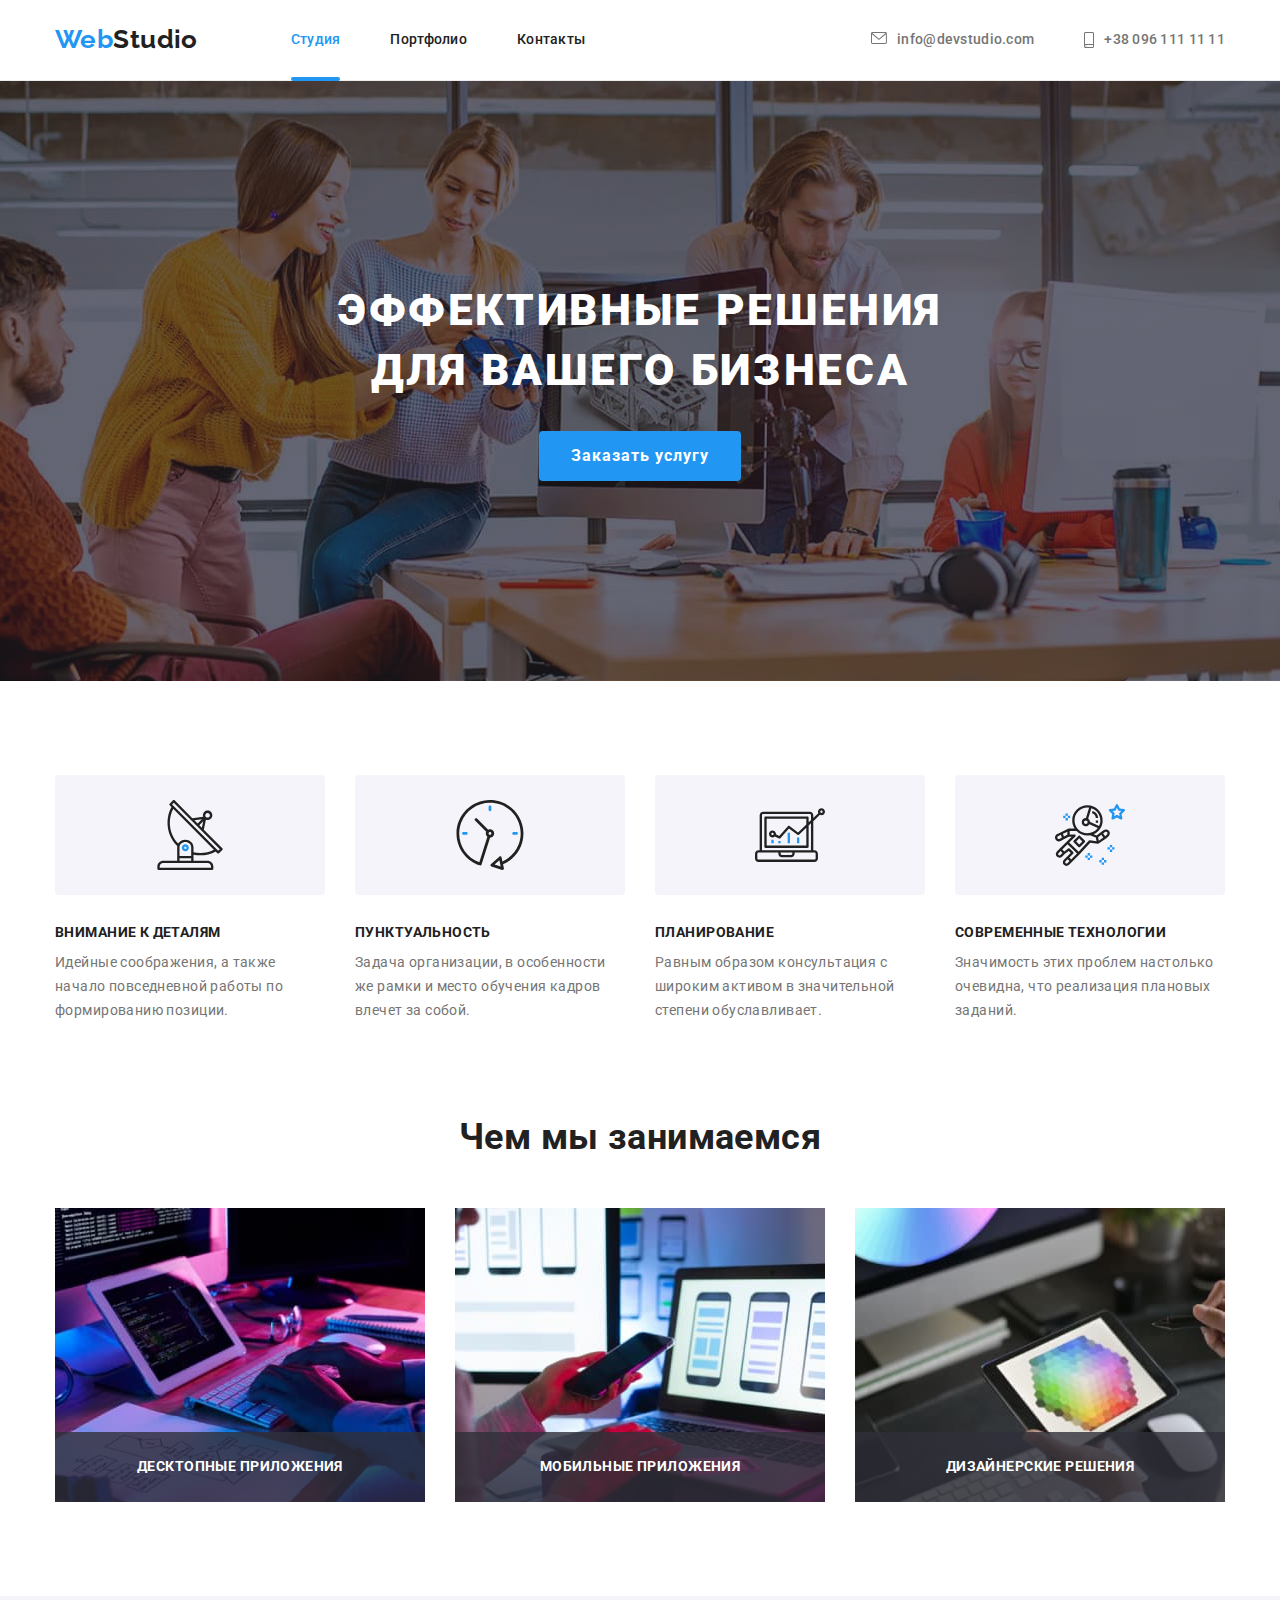
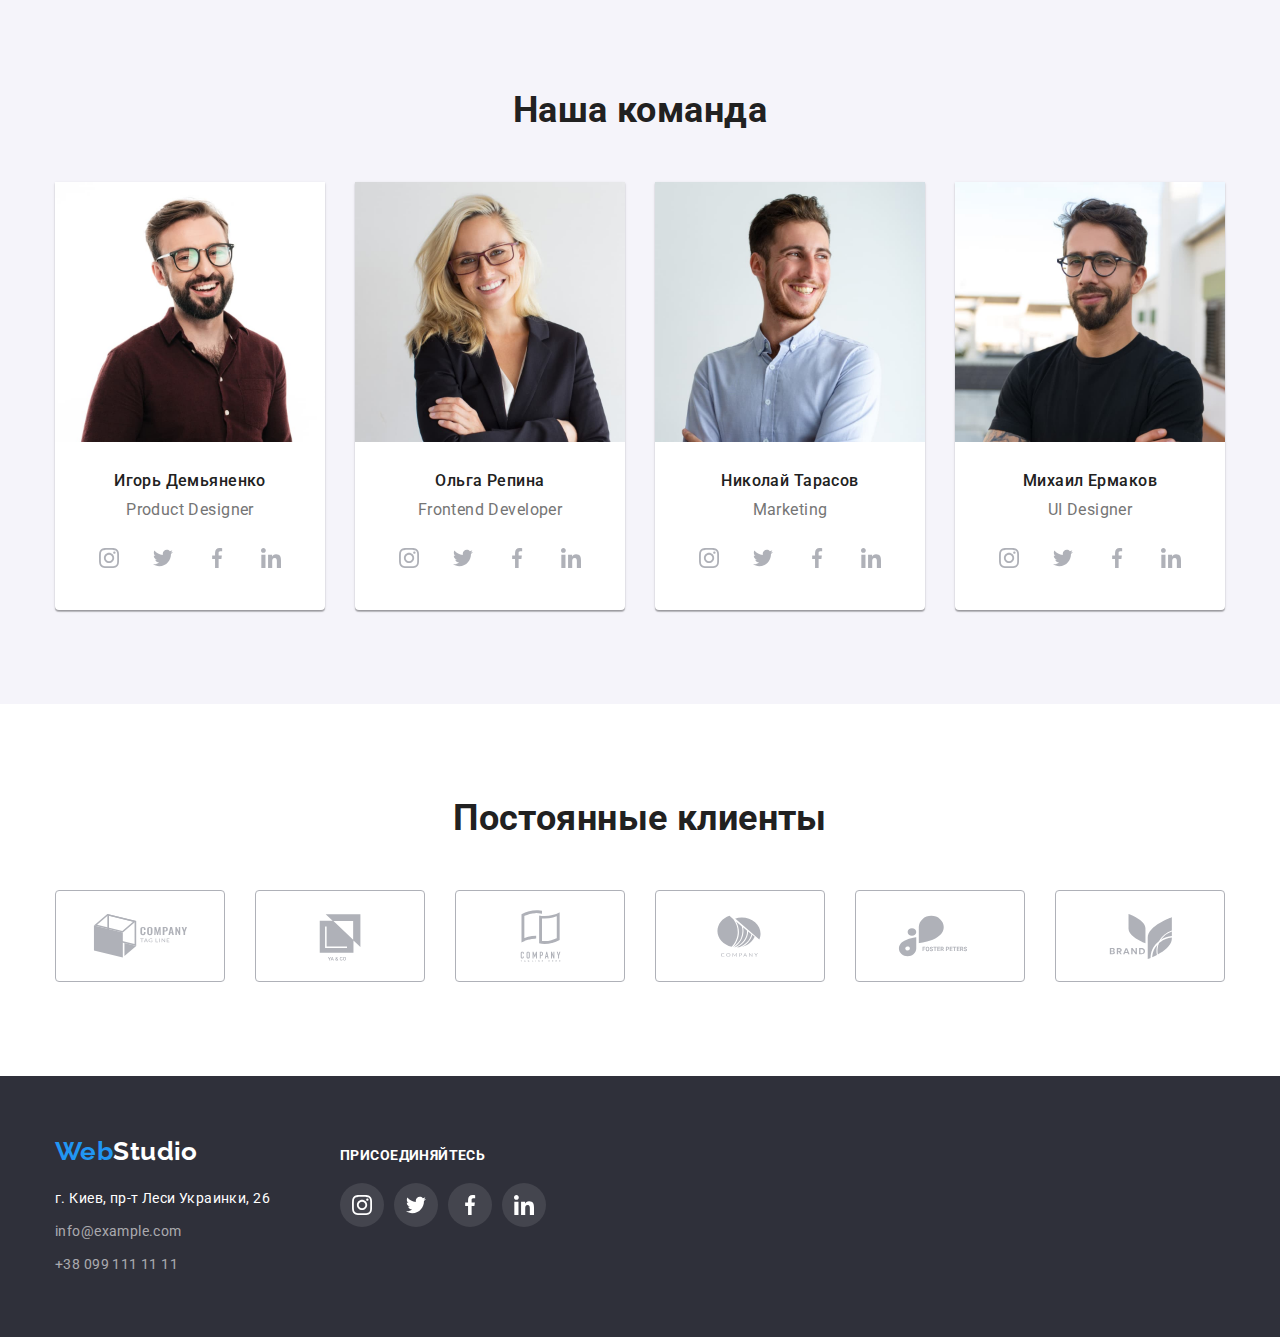
<file: index.html>
<!DOCTYPE html>
<html lang="ru">
<head>
    <meta charset="UTF-8">
    <meta http-equiv="X-UA-Compatible" content="IE=edge">
    <meta name="viewport" content="width=device-width, initial-scale=1.0">
    <title>Студия</title>
    <link rel="shortcut icon" type="image/x-icon" href="./images/favicon.ico">
    <link rel="preconnect" href="https://fonts.googleapis.com">
    <link rel="preconnect" href="https://fonts.gstatic.com" crossorigin>
    <link href="https://fonts.googleapis.com/css2?family=Raleway:wght@700&family=Roboto:wght@400;500;700;900&display=swap" rel="stylesheet">
    <link rel="stylesheet" href="https://cdnjs.cloudflare.com/ajax/libs/modern-normalize/1.0.0/modern-normalize.min.css">
    <link rel="stylesheet" href="css/styles.css">
</head>
<body>

    <header class="header">
        <div class="container">
            <nav class="site-nav">
                <a href="./index.html" class="logo">Web<span class="logo-header">Studio</span></a>
                <ul class="list">
                    <li class="list-item">
                        <a href="./index.html" class="link current">Студия</a>
                    </li>
                    <li class="list-item">
                        <a href="./portfolio.html" class="link">Портфолио</a>
                    </li>
                    <li class="list-item">
                        <a href="#contacts" class="link">Контакты</a>
                    </li>
                </ul>
            </nav>
            <ul class="contact-nav list">
                <li class="list-item">
                    <a href="mailto:info@devstudio.com" class="link">
                        <svg class="mail-icon" width=16 height=12>
                            <use href="./images/sprite.svg#icon-envelope"></use>
                        </svg>info@devstudio.com</a>
                </li>
                <li class="list-item">
                    <a href="tel:+380961111111" class="link">
                        <svg class="smartphone-icon" width=10 height=16>
                            <use href="./images/sprite.svg#icon-smartphone"></use>
                        </svg>+38 096 111 11 11</a>
                </li>
            </ul>
        </div> 
    </header>

    <main>

        <section class="hero section">
            <div class="container">
                <h1 class="hero-text">Эффективные решения<br>для вашего бизнеса</h1>
                <button data-modal-open type="button" class="hero-button button">Заказать услугу</button>
            </div>   
        </section>

        <section class="qualities section">
            <div class="container">
                <h2 class="visually-hidden">Особенности</h2>
                <ul class="list">
                    <li class="item">
                        <div class="qualities-background">
                            <svg class="antenna-icon" width=70 height=70>
                                <use href="./images/sprite.svg#icon-antenna"></use>
                            </svg>
                        </div>
                        <h3 class="title">Внимание к деталям</h3>
                        <p class="text">Идейные соображения, а также начало повседневной работы по формированию
                            позиции.</p>
                    </li>
                    <li class="item">
                        <div class="qualities-background">
                            <svg class="clock-icon" width=70 height=70>
                                <use href="./images/sprite.svg#icon-clock"></use>
                            </svg>
                        </div>
                        <h3 class="title">Пунктуальность</h3>
                        <p class="text">Задача организации, в особенности же рамки и место обучения кадров влечет за
                            собой.</p>
                    </li>
                    <li class="item">
                        <div class="qualities-background">
                            <svg class="diagram-icon" width=70 height=70>
                                <use href="./images/sprite.svg#icon-diagram"></use>
                            </svg>
                        </div>
                        <h3 class="title">Планирование</h3>
                        <p class="text">Равным образом консультация с широким активом в значительной степени
                            обуславливает.</p>
                    </li>
                    <li class="item">
                        <div class="qualities-background">
                            <svg class="astronaut-icon" width=70 height=70>
                                <use href="./images/sprite.svg#icon-astronaut"></use>
                            </svg>
                        </div>
                        <h3 class="title">Современные технологии</h3>
                        <p class="text">Значимость этих проблем настолько очевидна, что реализация плановых заданий.
                        </p>
                    </li>
                </ul>
            </div>
        </section>

        <section class="work section">
            <div class="container">
                <h2 class="header">Чем мы занимаемся</h2>
                <ul class="list">
                    <li class="example">
                        <div class="thumb">
                            <img src="./images/box1.jpg" alt="Десктопные приложения" width="370">
                            <p class="label">Десктопные приложения</p>
                        </div>
                    </li>
                    <li class="example">
                        <div class="thumb">
                             <img src="./images/box2.jpg" alt="Мобильные приложения" width="370">
                             <p class="label">Мобильные приложения</p>
                        </div>
                    </li>
                    <li class="example">
                        <div class="thumb">
                            <img src="./images/box3.jpg" alt="Дизайнерские решения" width="370">
                            <p class="label">Дизайнерские решения</p>
                        </div>
                    </li>
                </ul>
            </div>
        </section>

        <section class="our-team section">
            <div class="container">
                <h2 class="header">Наша команда</h2>
                <ul class="list">
                    <li class="item">
                        <img src="./images/igor.jpg" alt="фото Игоря Демьяненко" width="270">
                        <h3 class="title">Игорь Демьяненко</h3>
                        <p class="role">Product Designer</p>
                        <div class="social-links">
                            <ul class="social-list list">
                                <li class="social-item">
                                    <a class="social-link" href="#">
                                        <svg class="instagram-icon" width="20px" height="20px">
                                            <use href="./images/sprite.svg#icon-instagram" />
                                        </svg>
                                    </a>
                                </li>
                                <li class="social-item">
                                    <a class="social-link" href="#">
                                        <svg class="twitter-icon" width="20px" height="20px">
                                            <use href="./images/sprite.svg#icon-twitter" />
                                        </svg>
                                    </a>
                                </li>
                                <li class="social-item">
                                    <a class="social-link" href="#">
                                        <svg class="facebook-icon" width="20px" height="20px">
                                            <use href="./images/sprite.svg#icon-facebook" />
                                        </svg>
                                    </a>
                                </li>
                                <li class="social-item">
                                    <a class="social-link" href="#">
                                        <svg class="linkedin-icon" width="20px" height="20px">
                                            <use href="./images/sprite.svg#icon-linkedin" />
                                        </svg>
                                    </a>
                                </li>
                            </ul>
                        </div>
                    </li>
                    <li class="item">
                        <img src="./images/olga.jpg" alt="фото Ольги Репиной" width="270">
                        <h3 class="title">Ольга Репина</h3>
                        <p class="role"> Frontend Developer</p>
                        <div class="social-links">
                            <ul class="social-list list">
                                <li class="social-item">
                                    <a class="social-link" href="#">
                                        <svg class="instagram-icon" width="20px" height="20px">
                                            <use href="./images/sprite.svg#icon-instagram" />
                                        </svg>
                                    </a>
                                </li>
                                <li class="social-item">
                                    <a class="social-link" href="#">
                                        <svg class="twitter-icon" width="20px" height="20px">
                                            <use href="./images/sprite.svg#icon-twitter" />
                                        </svg>
                                    </a>
                                </li>
                                <li class="social-item">
                                    <a class="social-link" href="#">
                                        <svg class="facebook-icon" width="20px" height="20px">
                                            <use href="./images/sprite.svg#icon-facebook" />
                                        </svg>
                                    </a>
                                </li>
                                <li class="social-item">
                                    <a class="social-link" href="#">
                                        <svg class="linkedin-icon" width="20px" height="20px">
                                            <use href="./images/sprite.svg#icon-linkedin" />
                                        </svg>
                                    </a>
                                </li>
                            </ul>
                        </div>
                    </li>
                    <li class="item">
                        <img src="./images/nick.jpg" alt="фото Николая Тарасова" width="270">
                        <h3 class="title">Николай Тарасов</h3>
                        <p class="role">Marketing</p>
                        <div class="social-links">
                            <ul class="social-list list">
                                <li class="social-item">
                                    <a class="social-link" href="#">
                                        <svg class="instagram-icon" width="20px" height="20px">
                                            <use href="./images/sprite.svg#icon-instagram" />
                                        </svg>
                                    </a>
                                </li>
                                <li class="social-item">
                                    <a class="social-link" href="#">
                                        <svg class="twitter-icon" width="20px" height="20px">
                                            <use href="./images/sprite.svg#icon-twitter" />
                                        </svg>
                                    </a>
                                </li>
                                <li class="social-item">
                                    <a class="social-link" href="#">
                                        <svg class="facebook-icon" width="20px" height="20px">
                                            <use href="./images/sprite.svg#icon-facebook" />
                                        </svg>
                                    </a>
                                </li>
                                <li class="social-item">
                                    <a class="social-link" href="#">
                                        <svg class="linkedin-icon" width="20px" height="20px">
                                            <use href="./images/sprite.svg#icon-linkedin" />
                                        </svg>
                                    </a>
                                </li>
                            </ul>
                        </div>
                    </li>
                    <li class="item">
                        <img src="./images/mike.jpg" alt="фото Михаила Ермакова" width="270">
                        <h3 class="title">Михаил Ермаков</h3>
                        <p class="role">UI Designer</p>
                        <div class="social-links">
                            <ul class="social-list list">
                                <li class="social-item">
                                    <a class="social-link" href="#">
                                        <svg class="instagram-icon" width="20px" height="20px">
                                            <use href="./images/sprite.svg#icon-instagram" />
                                        </svg>
                                    </a>
                                </li>
                                <li class="social-item">
                                    <a class="social-link" href="#">
                                        <svg class="twitter-icon" width="20px" height="20px">
                                            <use href="./images/sprite.svg#icon-twitter" />
                                        </svg>
                                    </a>
                                </li>
                                <li class="social-item">
                                    <a class="social-link" href="#">
                                        <svg class="facebook-icon" width="20px" height="20px">
                                            <use href="./images/sprite.svg#icon-facebook" />
                                        </svg>
                                    </a>
                                </li>
                                <li class="social-item">
                                    <a class="social-link" href="#">
                                        <svg class="linkedin-icon" width="20px" height="20px">
                                            <use href="./images/sprite.svg#icon-linkedin" />
                                        </svg>
                                    </a>
                                </li>
                            </ul>
                        </div>
                    </li>
                </ul>
            </div>
        </section>

        <section class="clients section">
            <div class="container">
                <h2 class="clients-header">Постоянные клиенты</h2>
                <div class="clients-links">
                    <ul class="clients-list list">
                        <li class="clients-item">
                            <a class="clients-link" href="#">
                                <svg class="client-icon" width="106px" height="60px">
                                    <use href="./images/sprite.svg#icon-Logo-7" />
                                </svg>
                            </a>
                        </li>
                        <li class="clients-item">
                            <a class="clients-link" href="#">
                                <svg class="client-icon" width="106px" height="60px">
                                    <use href="./images/sprite.svg#icon-Logo-2" />
                                </svg>
                            </a>
                        </li>
                        <li class="clients-item">
                            <a class="clients-link" href="#">
                                <svg class="client-icon" width="106px" height="60px">
                                    <use href="./images/sprite.svg#icon-Logo-3" />
                                </svg>
                            </a>
                        </li>
                        <li class="clients-item">
                            <a class="clients-link" href="#">
                                <svg class="client-icon" width="106px" height="60px">
                                    <use href="./images/sprite.svg#icon-Logo-4" />
                                </svg>
                            </a>
                        </li>
                        <li class="clients-item">
                            <a class="clients-link" href="#">
                                <svg class="client-icon" width="106px" height="60px">
                                    <use href="./images/sprite.svg#icon-Logo-5" />
                                </svg>
                            </a>
                        </li>
                        <li class="clients-item">
                            <a class="clients-link" href="#">
                                <svg class="client-icon" width="106px" height="60px">
                                    <use href="./images/sprite.svg#icon-Logo-6" />
                                </svg>
                            </a>
                        </li>
                    </ul>
                </div>
            </div>
        </section>

    </main>

    <footer class="footer section">
        <div class="container">
            <div>
                <a href="./index.html" class="logo">Web<span class="logo-footer">Studio</span></a>
                <address class="contacts" id="contacts">
                    <ul class="list">
                        <li class="item"><a href="https://goo.gl/maps/2jHSUd7QNSbVqYPo9" class="text current">г. Киев, пр-т
                                Леси Украинки, 26</a></li>
                        <li class="item"><a href="mailto:info@example.com" class="text">info@example.com</a></li>
                        <li class="item"><a href="tel:+380991111111" class="text">+38 099 111 11 11</a></li>
                    </ul>
                </address>
            </div>
            <div>
                <h2 class="footer-header">ПРИСОЕДИНЯЙТЕСЬ</h2>
                <ul class="social-list list">
                    <li class="social-item">
                        <a class="social-link" href="#">
                            <svg class="instagram-icon" width="20px" height="20px">
                                <use href="./images/sprite.svg#icon-instagram" />
                            </svg>
                        </a>
                    </li>
                    <li class="social-item">
                        <a class="social-link" href="#">
                            <svg class="twitter-icon" width="20px" height="20px">
                                <use href="./images/sprite.svg#icon-twitter" />
                            </svg>
                        </a>
                    </li>
                    <li class="social-item">
                        <a class="social-link" href="#">
                            <svg class="facebook-icon" width="20px" height="20px">
                                <use href="./images/sprite.svg#icon-facebook" />
                            </svg>
                        </a>
                    </li>
                    <li class="social-item">
                        <a class="social-link" href="#">
                            <svg class="linkedin-icon" width="20px" height="20px">
                                <use href="./images/sprite.svg#icon-linkedin" />
                            </svg>
                        </a>
                    </li>
                </ul>
            </div>
        </div>
    </footer>

    <div class="backdrop is-hidden" data-modal>
        <div class="modal">
            <button type="button" class="modal-close" data-modal-close>
                <svg class="close-icon">
                    <use href="./images/sprite.svg#icon-close" />
                </svg>
            </button>
            <!-- <input type="text" />
            <input type="text" />
            <input type="text" />
            <input type="text" /> -->
        </div>
    </div>

    <script src="./js/modal.js"></script>

</body>
</html>
</file>
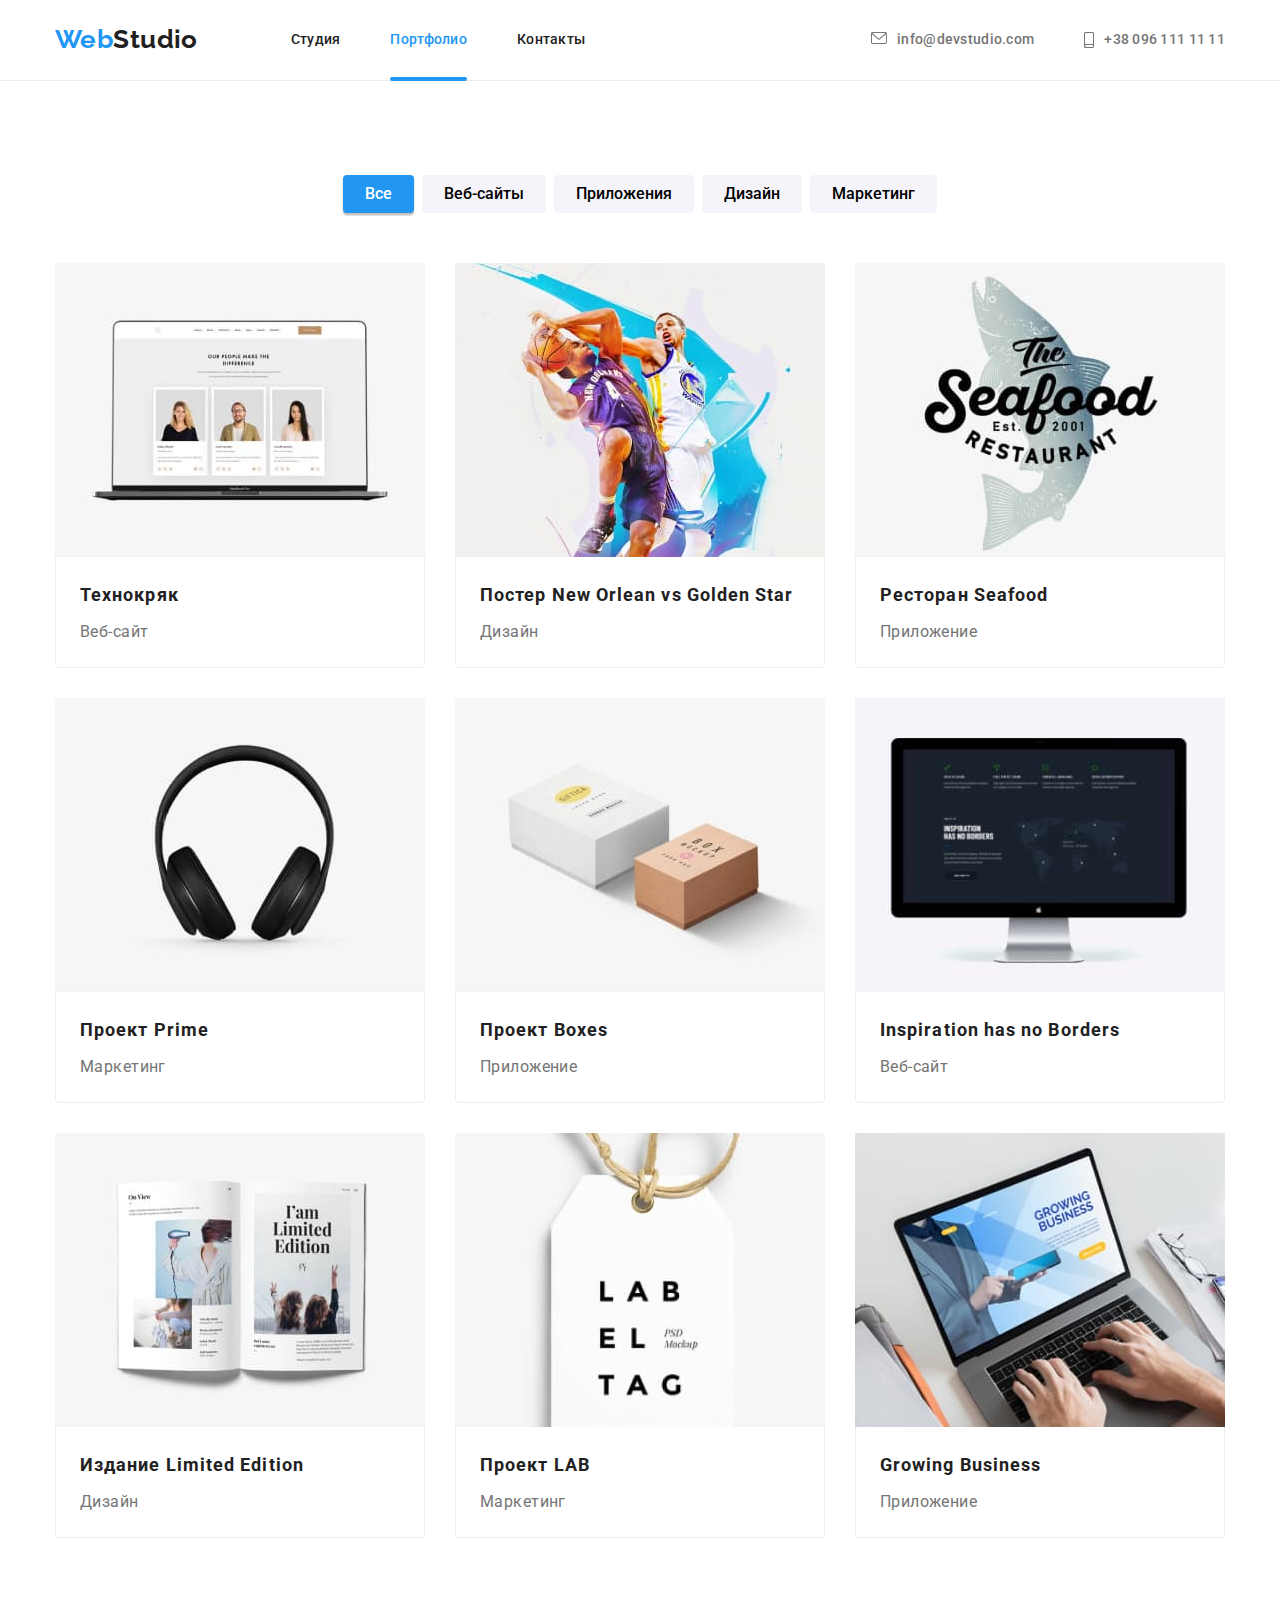
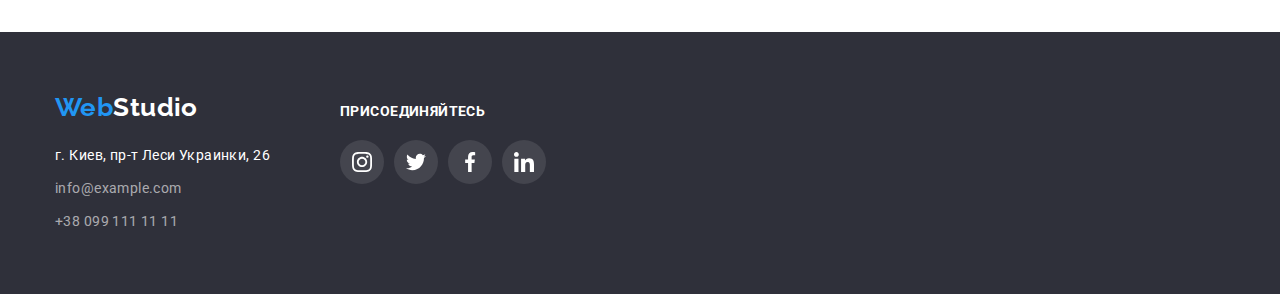
<file: portfolio.html>
<!DOCTYPE html>
<html lang="ru">
<head>
    <meta charset="UTF-8">
    <meta http-equiv="X-UA-Compatible" content="IE=edge">
    <meta name="viewport" content="width=device-width, initial-scale=1.0">
    <title>Портфолио</title>
    <link rel="shortcut icon" type="image/x-icon" href="./images/favicon.ico">
    <link rel="preconnect" href="https://fonts.googleapis.com">
    <link rel="preconnect" href="https://fonts.gstatic.com" crossorigin>
    <link href="https://fonts.googleapis.com/css2?family=Raleway:wght@700&family=Roboto:wght@400;500;700;900&display=swap" rel="stylesheet">
    <link rel="stylesheet" href="https://cdnjs.cloudflare.com/ajax/libs/modern-normalize/1.0.0/modern-normalize.min.css">    
    <link rel="stylesheet" href="css/styles.css">
</head>
<body>

    <header class="header">
        <div class="container">
            <nav class="site-nav">
                <a href="./index.html" class="logo">Web<span class="logo-header">Studio</span></a>
                <ul class="list">
                    <li class="list-item">
                        <a href="./index.html" class="link">Студия</a>
                    </li>
                    <li class="list-item">
                        <a href="./portfolio.html" class="link current">Портфолио</a>
                    </li>
                    <li class="list-item">
                        <a href="#contacts" class="link">Контакты</a>
                    </li>
                </ul>
            </nav>
            <ul class="contact-nav list">
                <li class="list-item">
                    <a href="mailto:info@devstudio.com" class="link">
                        <svg class="mail-icon" width=16 height=12>
                            <use href="./images/sprite.svg#icon-envelope"></use>
                        </svg>info@devstudio.com</a>
                </li>
                <li class="list-item">
                    <a href="tel:+380961111111" class="link">
                        <svg class="smartphone-icon" width=10 height=16>
                            <use href="./images/sprite.svg#icon-smartphone"></use>
                        </svg>+38 096 111 11 11</a>
                </li>
            </ul>
        </div>
    </header>

    <main>

        <h1 class="visually-hidden">Портфолио Веб-студии</h1>
        <section class="portfolio section">
            <div class="container">
                <h2 class="visually-hidden">Фильтр</h2>
                <ul class="filter-list">
                    <li class="item"><button type="button" class="filter-button filter-active">Все</button></li>
                    <li class="item"><button type="button" class="filter-button">Веб-сайты</button></li>
                    <li class="item"><button type="button" class="filter-button">Приложения</button></li>
                    <li class="item"><button type="button" class="filter-button">Дизайн</button></li>
                    <li class="item"><button type="button" class="filter-button">Маркетинг</button></li>
                </ul>
                <h2 class="visually-hidden">Примеры реализованных проектов</h2>
                <ul class="portfolio list">
                    <li class="item">
                        <div class="frame">
                            <img src="./images/technokryak.jpg" alt="Екран отображающий Веб-сайт" width="370">
                            <div class="overlay">
                                <p class="img-text">Технокряк это современная площадка распространения коронавируса. Компании используют эту
                                    платформу для цифрового
                                    шпионажа и атак на защищённые сервера конкурентов.</p>
                            </div>
                        </div>
                        <div class="card">
                            <h3 class="title">Технокряк</h3>
                            <p class="description">Веб-сайт</p>
                        </div>
                    </li>
                    <li class="item">
                        <div class="frame">
                            <img src="./images/poster.jpg" alt="Постер с баскетболистами" width="370">
                            <div class="overlay">
                                <p class="img-text">Lorem ipsum dolor sit amet consectetur adipisicing elit. Maiores praesentium veniam quaerat assumenda consectetur mollitia, architecto incidunt, beatae deserunt alias sapiente labore expedita.</p>
                            </div>
                        </div>
                        <div class="card">
                            <h3 class="title">Постер New Orlean vs Golden Star</h3>
                            <p class="description">Дизайн</p>
                        </div>
                    </li>
                    <li class="item">
                        <div class="frame">
                            <img src="./images/seafood.jpg" alt="Логотип ресторана" width="370">
                            <div class="overlay">
                                <p class="img-text">Lorem ipsum dolor sit amet consectetur adipisicing elit. Maiores praesentium veniam quaerat
                                    assumenda consectetur mollitia, architecto incidunt, beatae deserunt alias sapiente labore expedita.</p>
                            </div>
                        </div>
                        <div class="card">
                            <h3 class="title">Ресторан Seafood</h3>
                            <p class="description">Приложение</p>
                        </div>
                    </li>
                    <li class="item">
                        <div class="frame">
                            <img src="./images/primeproject.jpg" alt="Логотип проекта" width="370">
                            <div class="overlay">
                                <p class="img-text">Lorem ipsum dolor sit amet consectetur adipisicing elit. Maiores praesentium veniam quaerat
                                    assumenda consectetur mollitia, architecto incidunt, beatae deserunt alias sapiente labore expedita.</p>
                            </div>
                        </div>
                        <div class="card">
                            <h3 class="title">Проект Prime</h3>
                            <p class="description">Маркетинг</p>
                        </div>
                    </li>
                    <li class="item">
                        <div class="frame">
                            <img src="./images/boxes.jpg" alt="Коробки" width="370">
                            <div class="overlay">
                                <p class="img-text">Lorem ipsum dolor sit amet consectetur adipisicing elit. Maiores praesentium veniam quaerat
                                    assumenda consectetur mollitia, architecto incidunt, beatae deserunt alias sapiente labore expedita.</p>
                            </div>
                        </div>
                        <div class="card">
                            <h3 class="title">Проект Boxes</h3>
                            <p class="description">Приложение</p>
                        </div>
                    </li>
                    <li class="item">
                        <div class="frame">
                            <img src="./images/inspiration.jpg" alt="Екран отображающий Веб-сайт" width="370">
                            <div class="overlay">
                                <p class="img-text">Lorem ipsum dolor sit amet consectetur adipisicing elit. Maiores praesentium veniam quaerat
                                    assumenda consectetur mollitia, architecto incidunt, beatae deserunt alias sapiente labore expedita.</p>
                            </div>
                        </div>
                        <div class="card">
                            <h3 class="title">Inspiration has no Borders</h3>
                            <p class="description">Веб-сайт</p>
                        </div>
                    </li>
                    <li class="item">
                        <div class="frame">
                            <img src="./images/limited.jpg" alt="Пример издания" width="370">
                            <div class="overlay">
                                <p class="img-text">Lorem ipsum dolor sit amet consectetur adipisicing elit. Maiores praesentium veniam quaerat
                                    assumenda consectetur mollitia, architecto incidunt, beatae deserunt alias sapiente labore expedita.</p>
                            </div>
                        </div>
                        <div class="card">
                            <h3 class="title">Издание Limited Edition</h3>
                            <p class="description">Дизайн</p>
                        </div>
                    </li>
                    <li class="item">
                        <div class="frame">
                            <img src="./images/lab.jpg" alt="Логотип проекта" width="370">
                            <div class="overlay">
                                <p class="img-text">Lorem ipsum dolor sit amet consectetur adipisicing elit. Maiores praesentium veniam quaerat
                                    assumenda consectetur mollitia, architecto incidunt, beatae deserunt alias sapiente labore expedita.</p>
                            </div>
                        </div>
                        <div class="card">
                            <h3 class="title">Проект LAB</h3>
                            <p class="description">Маркетинг</p>
                        </div>
                    </li>
                    <li class="item">
                        <div class="frame">
                            <img src="./images/growingbussines.jpg" alt="Приложение на экране" width="370">
                            <div class="overlay">
                                <p class="img-text">Lorem ipsum dolor sit amet consectetur adipisicing elit. Maiores praesentium veniam quaerat
                                    assumenda consectetur mollitia, architecto incidunt, beatae deserunt alias sapiente labore expedita.</p>
                            </div>
                        </div>
                        <div class="card">
                            <h3 class="title">Growing Business</h3>
                            <p class="description">Приложение</p>
                        </div>
                    </li>
                </ul>
            </div>
        </section>
    </main>

    <footer class="footer section">
        <div class="container">
            <div>
                <a href="./index.html" class="logo">Web<span class="logo-footer">Studio</span></a>
                <address class="contacts" id="contacts">
                    <ul class="list">
                        <li class="item"><a href="https://goo.gl/maps/2jHSUd7QNSbVqYPo9" class="text current">г. Киев, пр-т
                                Леси Украинки, 26</a></li>
                        <li class="item"><a href="mailto:info@example.com" class="text">info@example.com</a></li>
                        <li class="item"><a href="tel:+380991111111" class="text">+38 099 111 11 11</a></li>
                    </ul>
                </address>
            </div>
            <div>
                <h2 class="footer-header">ПРИСОЕДИНЯЙТЕСЬ</h2>
                <ul class="social-list list">
                    <li class="social-item">
                        <a class="social-link" href="#">
                            <svg class="instagram-icon" width="20px" height="20px">
                                <use href="./images/sprite.svg#icon-instagram" />
                            </svg>
                        </a>
                    </li>
                    <li class="social-item">
                        <a class="social-link" href="#">
                            <svg class="twitter-icon" width="20px" height="20px">
                                <use href="./images/sprite.svg#icon-twitter" />
                            </svg>
                        </a>
                    </li>
                    <li class="social-item">
                        <a class="social-link" href="#">
                            <svg class="facebook-icon" width="20px" height="20px">
                                <use href="./images/sprite.svg#icon-facebook" />
                            </svg>
                        </a>
                    </li>
                    <li class="social-item">
                        <a class="social-link" href="#">
                            <svg class="linkedin-icon" width="20px" height="20px">
                                <use href="./images/sprite.svg#icon-linkedin" />
                            </svg>
                        </a>
                    </li>
                </ul>
            </div>
        </div>
    </footer>

</body>
</html>
</file>
<file: css/styles.css>
/* Добавление переменных */
:root {
  --main-text-color: #212121;
  --secondary-text-color: #757575;
  --accent-text-color: #2196f3;
  --secondary-backgroung: #2f303a;
  --main-backgroung: #ffffff;
  --light-background: #f5f4fa;
  --light-icons: #afb1b8;
}

/* ----------------------- */

/* Описание общих правил */

p,
h1,
h2,
h3,
h4,
h5,
h6 {
  margin: 0;
}

ul,
ol {
  margin: 0;
  padding: 0;
}

button {
  cursor: pointer;
}

img {
  display: block;
  max-width: 100%;
  height: auto;
}

body {
  background-color: var(--main-backgroung);
  color: var(--main-text-color);
  font-family: 'Roboto', sans-serif;
  font-weight: 400;
  font-size: 14px;
  line-height: 1.71;
  letter-spacing: 0.03em;
}

button {
  font-family: inherit;
}

.list {
  list-style-type: none;
}

.visually-hidden {
  position: absolute;
  width: 1px;
  height: 1px;
  margin: -1px;
  padding: 0;
  overflow: hidden;
  border: 0;
  clip: rect(0 0 0 0);
}

.section {
  padding: 94px 0;
}

.container {
  width: 1200px;
  padding-left: 15px;
  padding-right: 15px;
  margin: 0 auto;
  /* outline: 2px solid red; */
}

/* ------------------------- */

/* Описание стилей хедера */

.header .container,
.site-nav,
.contact-nav {
  display: flex;
  align-items: center;
}

.header {
  border-bottom: 1px solid #ececec;
}

.header .logo {
  padding-top: 24px;
  padding-bottom: 25px;
  font-family: 'Raleway';
  font-weight: bold;
  font-size: 26px;
  line-height: 1.2;
  /* identical to box height */
  color: var(--accent-text-color);
  text-decoration: none;
  margin-right: 93px;
}

.logo-header {
  font-family: 'Raleway';
  color: var(--main-text-color);
}

.site-nav .list {
  display: flex;
}

.site-nav .list .link {
  display: block;
  padding-top: 32px;
  padding-bottom: 32px;
  font-weight: 500;
  font-size: 14px;
  line-height: 1.14;
  letter-spacing: 0.02em;
  color: var(--main-text-color);
  text-decoration: none;
  position: relative;
  transition: color 250ms cubic-bezier(0.4, 0, 0.2, 1);
}

.contact-nav {
  margin-left: auto;
}

.site-nav .list .list-item:not(:last-child),
.contact-nav .list-item:not(:last-child) {
  margin-right: 50px;
}

.contact-nav .list-item .link {
  display: flex;
  justify-content: center;
}

.contact-nav .list-item .link {
  padding-top: 32px;
  padding-bottom: 32px;
  font-weight: 500;
  font-size: 14px;
  line-height: 1.14;
  letter-spacing: 0.02em;
  color: var(--secondary-text-color);
  text-decoration: none;
  transition: color 250ms cubic-bezier(0.4, 0, 0.2, 1);
}

.mail-icon,
.smartphone-icon {
  margin-right: 10px;
  fill: currentColor;
}

.contact-nav .link:hover,
.contact-nav .link:focus,
.site-nav .link:hover,
.site-nav .link:focus {
  color: var(--accent-text-color);
}

.site-nav .link.current {
  color: var(--accent-text-color);
}

.site-nav .link.current::after {
  display: flex;
  content: '';
  position: absolute;
  border-radius: 2px;
  background: var(--accent-text-color);
  height: 4px;
  width: 100%;
  bottom: -1px;
  left: 0px;
}

/* --------------------------------- */

/* Описание стилей футера */

.footer .logo {
  font-family: 'Raleway';
  font-weight: bold;
  font-size: 26px;
  line-height: 1.2;
  color: var(--accent-text-color);
  text-decoration: none;
}

.footer .logo-footer {
  color: #ffffff;
  font-family: 'Raleway';
}

.footer {
  background-color: var(--secondary-backgroung);
  display: flex;
  padding: 60px 0px;
}

.footer .contacts .list {
  margin-top: 20px;
  font-style: normal;
}

.footer .contacts .list .text {
  text-decoration: none;
  font-weight: normal;
  font-size: 14px;
  line-height: 1.71;
  /* or 171% */
  color: rgba(255, 255, 255, 0.6);
  transition: color 250ms cubic-bezier(0.4, 0, 0.2, 1);
}

.footer .contacts .item:not(:last-child) {
  margin-bottom: 9px;
}

.footer .contacts .list .text:hover,
.footer .contacts .list .text:focus {
  color: var(--main-backgroung);
}

.footer .contacts .list .current {
  color: var(--main-backgroung);
}

.footer .contacts .list .item:hover,
.footer .contacts .list .item:focus,
.footer .contacts .list .item:hover,
.footer .contacts .list .item:focus {
  color: rgba(255, 255, 255, 0.6);
}

.footer .footer-header {
  font-weight: bold;
  font-size: 14px;
  line-height: 1.14;
  text-transform: uppercase;
  color: var(--main-backgroung);
  margin-left: 70px;
  margin-bottom: 20px;
}

.footer .container {
  display: flex;
  align-items: baseline;
}

.footer .social-list {
  display: flex;
  align-items: center;
  margin-left: 70px;
}

.footer .social-list .social-item {
  border-radius: 50%;
  align-items: center;
  display: flex;
  justify-content: center;
  background-color: rgba(255, 255, 255, 0.1);
}

.footer .social-list .social-item:not(:last-child) {
  margin-right: 10px;
}

.footer .social-list .social-item .social-link {
  display: block;
  height: 44px;
  width: 44px;
  padding: 12px 12px;
  color: var(--main-backgroung);
  border-radius: 50%;
  transition: background-color 250ms cubic-bezier(0.4, 0, 0.2, 1);
}

.footer .instagram-icon,
.footer .twitter-icon,
.footer .facebook-icon,
.footer .linkedin-icon {
  fill: currentColor;
}

.footer .social-list .social-item .social-link:hover,
.footer .social-list .social-item .social-link:focus {
  background-color: var(--accent-text-color);
  color: var(--main-backgroung);
  border-radius: 50%;
}
/* ----------------------------------------- */

/* Описание стилей секции герой */

.hero {
  background-color: var(--secondary-backgroung);
  background-image: linear-gradient(rgba(47, 48, 58, 0.4), rgba(47, 48, 58, 0.4)),
    url(../images/hero-bg.jpg);
  background-repeat: no-repeat;
  background-size: cover;
  max-width: 1600px;
  background-position: center;
  color: #ffffff;
  text-align: center;
  align-items: center;
  padding: 200px 0px;
  margin: 0 auto;
}

.hero-text {
  font-weight: 900;
  font-size: 44px;
  line-height: 1.36;
  /* or 136% */
  letter-spacing: 0.06em;
  text-transform: uppercase;
  margin: 0px auto 30px;
}

.hero-button {
  font-weight: bold;
  font-size: 16px;
  line-height: 1.87;
  letter-spacing: 0.06em;
  background: var(--accent-text-color);
  border: none;
  border-radius: 4px;
  color: inherit;
  padding: 10px 32px;
  transition: background-color 250ms cubic-bezier(0.4, 0, 0.2, 1);
}

.hero-button:hover,
.hero-button:focus {
  background-color: #188ce8;
  box-shadow: 0px 4px 4px 0px rgba(0, 0, 0, 0.15);
}

.backdrop {
  position: fixed;
  top: 0;
  width: 100vw;
  height: 100vh;
  background: rgba(0, 0, 0, 0.2);
  transition: opacity 500ms, visibility 500ms;
}

.backdrop.is-hidden .modal {
  transform: scale(0.5);
}

.modal {
  width: 528px;
  min-height: 581px;
  background-color: var(--main-backgroung);
  border-radius: 4px;
  position: absolute;
  top: 50%;
  left: 50%;
  transform: translate(-50%, -50%) scale(1);
  transition: transform 500ms;
}

.modal-close {
  width: 30px;
  height: 30px;
  border-radius: 50%;
  border: 1px solid rgba(0, 0, 0, 0.1);
  background-color: transparent;
  display: flex;
  align-items: center;
  justify-content: center;
  position: absolute;
  top: 8px;
  right: 8px;
}

.close-icon {
  fill: var(--main-text-color);
  width: 18px;
  height: 18px;
}

.is-hidden {
  opacity: 0.5;
  pointer-events: none;
  visibility: hidden;
}
/* -------------------------------------------------- */

/* Описание стилей секции особенностей */

.qualities .list {
  display: flex;
  margin: -15px;
}

.qualities .list .item {
  margin: 15px;
  width: calc((100% -120px) / 4);
}

.qualities .list .item .qualities-background {
  display: flex;
  justify-content: center;
  align-items: center;
  width: 270px;
  height: 120px;
  background-color: var(--light-background);
  border-radius: 4px;
  margin-bottom: 30px;
}

.qualities .list .item .title {
  margin-bottom: 10px;
  font-weight: bold;
  font-size: 14px;
  line-height: 1.14;
  text-transform: uppercase;
}

.qualities .list .item .text {
  font-size: 14px;
  line-height: 1.71;
  color: var(--secondary-text-color);
}

/* ---------------------------------- */

/* Описание стилей секции чем мы занимаемся */

.work {
  padding-top: 0px;
}

.work .header {
  margin-bottom: 50px;
  font-weight: bold;
  font-size: 36px;
  line-height: 1.16;
  text-align: center;
  border: none;
}

.work .list {
  display: flex;
}

.work .example:not(:last-child) {
  margin-right: 30px;
}

.work .list .example .thumb {
  position: relative;
  /* overflow: hidden; */
}

.work .list .example .thumb .label {
  color: var(--main-backgroung);
  font-weight: bold;
  font-size: 14px;
  line-height: 1.14;
  text-align: center;
  text-transform: uppercase;
  position: absolute;
  height: 70px;
  width: 100%;
  bottom: 0;
  left: 0;
  padding: 27px 0px;
  background-color: rgba(47, 48, 58, 0.8);
  color: #fff;
}

/* --------------------------------- */

/* Описание стилей секции наша команда */

.our-team {
  background-color: var(--light-background);
  align-items: center;
}

.our-team .header {
  margin-bottom: 50px;
  font-style: normal;
  font-weight: bold;
  font-size: 36px;
  line-height: 1.16;
  text-align: center;
  border: none;
}

.our-team .list {
  display: flex;
}

.our-team .list .item:not(:last-child) {
  margin-right: 30px;
}

.our-team .list .item {
  background-color: var(--main-backgroung);
  box-shadow: 0px 1px 3px rgba(0, 0, 0, 0.12), 0px 1px 1px rgba(0, 0, 0, 0.14),
    0px 2px 1px rgba(0, 0, 0, 0.2);
  border-radius: 0px 0px 4px 4px;
}

.our-team .list .item .title {
  margin-top: 30px;
  margin-bottom: 10px;
  font-weight: 500;
  font-size: 16px;
  line-height: 1.18;
  /* identical to box height */
  text-align: center;
}

.our-team .list .item .role {
  margin-bottom: 16px;
  font-size: 16px;
  line-height: 1.18;
  /* identical to box height */
  text-align: center;
  color: var(--secondary-text-color);
}

.our-team .list .item .social-links {
  display: flex;
  justify-content: center;
}

.our-team .list .item .social-links .social-list {
  display: flex;
  align-items: center;
  margin-bottom: 30px;
}

.our-team .list .item .social-links .social-list .social-item {
  border-radius: 50%;
  align-items: center;
  display: flex;
  justify-content: center;
}

.our-team .list .item .social-links .social-list .social-item:not(:last-child) {
  margin-right: 10px;
}

.our-team .list .item .social-links .social-list .social-item .social-link {
  display: block;
  height: 44px;
  width: 44px;
  padding: 12px 12px;
  color: var(--light-icons);
  border-radius: 50%;
  transition: background-color 250ms cubic-bezier(0.4, 0, 0.2, 1),
    color 250ms cubic-bezier(0.4, 0, 0.2, 1);
}

.instagram-icon,
.twitter-icon,
.facebook-icon,
.linkedin-icon {
  fill: currentColor;
}

.our-team .list .item .social-links .social-list .social-item .social-link:hover,
.our-team .list .item .social-links .social-list .social-item .social-link:focus {
  background-color: var(--accent-text-color);
  color: var(--main-backgroung);
}
/* ----------------------------------- */

/* Описание стилей секции клиентов */

.clients {
  text-align: center;
}

.clients-header {
  font-family: Roboto;
  font-weight: bold;
  font-size: 36px;
  line-height: 1.16;
  color: var(--main-text-color);
  margin-bottom: 50px;
}

.clients .clients-links .clients-list {
  display: flex;
  align-self: center;
}

.clients .clients-links .clients-link {
  padding: 16px 32px;
  width: 170px;
  height: 92px;
  display: block;
  color: var(--light-icons);
  border: 1px solid var(--light-icons);
  border-radius: 4px;
  transition: color 250ms cubic-bezier(0.4, 0, 0.2, 1),
    border-color 250ms cubic-bezier(0.4, 0, 0.2, 1);
}

.clients .clients-links .clients-item:not(:last-child) {
  margin-right: 30px;
}

.clients .clients-links .clients-link:hover,
.clients .clients-links .clients-link:focus {
  color: var(--accent-text-color);
  border-color: var(--accent-text-color);
}

.client-icon {
  fill: currentColor;
}

/* ----------------------------------------- */

/* Фильтр на странице портфолио */

.filter-list {
  display: flex;
  margin-bottom: 50px;
  justify-content: center;
  list-style-type: none;
}

.filter-list .item .filter-button {
  padding: 6px 22px;
  font-weight: 500;
  font-size: 16px;
  line-height: 1.62;
  text-align: center;
  background-color: var(--light-background);
  border-radius: 4px;
  border: none;
  transition: color 250ms cubic-bezier(0.4, 0, 0.2, 1),
    background-color 250ms cubic-bezier(0.4, 0, 0.2, 1),
    box-shadow 250ms cubic-bezier(0.4, 0, 0.2, 1);
}

.filter-list .item:not(:last-child) {
  margin-right: 8px;
}

.filter-list .item .filter-button:hover,
.filter-list .item .filter-button:focus {
  color: var(--main-backgroung);
  background-color: var(--accent-text-color);
  box-shadow: 0px 3px 1px rgba(0, 0, 0, 0.1), 0px 1px 2px rgba(0, 0, 0, 0.08),
    0px 2px 2px rgba(0, 0, 0, 0.12);
}

.filter-list .item .filter-active {
  color: var(--main-backgroung);
  background-color: var(--accent-text-color);
  box-shadow: 0px 3px 1px rgba(0, 0, 0, 0.1), 0px 1px 2px rgba(0, 0, 0, 0.08),
    0px 2px 2px rgba(0, 0, 0, 0.12);
}

/* Описание стилей секции портфолио */

.portfolio .list {
  display: flex;
  flex-wrap: wrap;
  margin: calc(-1 * 15px);
}

.portfolio .list .item {
  margin: 15px;
  background-color: var(--main-backgroung);
  border-radius: 0px 0px 4px 4px;
  flex-basis: calc((100% - 90px) / 3);
  transition: box-shadow 250ms cubic-bezier(0.4, 0, 0.2, 1);
  overflow: hidden;
}

.portfolio .list .item:hover,
.portfolio .list .item:focus {
  cursor: pointer;
  box-shadow: 0px 1px 1px rgba(0, 0, 0, 0.12), 0px 4px 4px rgba(0, 0, 0, 0.06),
    1px 4px 6px rgba(0, 0, 0, 0.16);
}

.portfolio .list .item:nth-child(3) {
  margin-right: 0;
}

.portfolio .list .card {
  padding: 20px 24px;
  border-radius: 0px 0px 4px 4px;
  border: 1px solid #eeeeee;
  border-top: 0;
}

.portfolio .list .item .title {
  font-weight: bold;
  font-size: 18px;
  line-height: 2;
  letter-spacing: 0.06em;
}

.portfolio .list .item .description {
  margin-top: 4px;
  font-size: 16px;
  line-height: 1.875;
  color: var(--secondary-text-color);
}

.portfolio .list .item .frame .overlay {
  padding: 63px 24px;
  transform: translateY(100%);
  transition: transform 250ms cubic-bezier(0.4, 0, 0.2, 1);
  left: 0;
  top: 0;
  position: absolute;
  width: 100%;
  height: 100%;
  background-color: rgba(33, 150, 243, 0.9);
}

.portfolio .list .item:hover .overlay,
.portfolio .list .item:focus .overlay {
  transform: translateY(0%);
}

.portfolio .list .item .frame {
  position: relative;
  overflow: hidden;
}

.portfolio .list .item .frame .overlay .img-text {
  font-size: 18px;
  font-style: normal;
  line-height: 1.55;
  /* or 156% */
  color: var(--main-backgroung);
}

/* ----------------------------------- */
</file>
